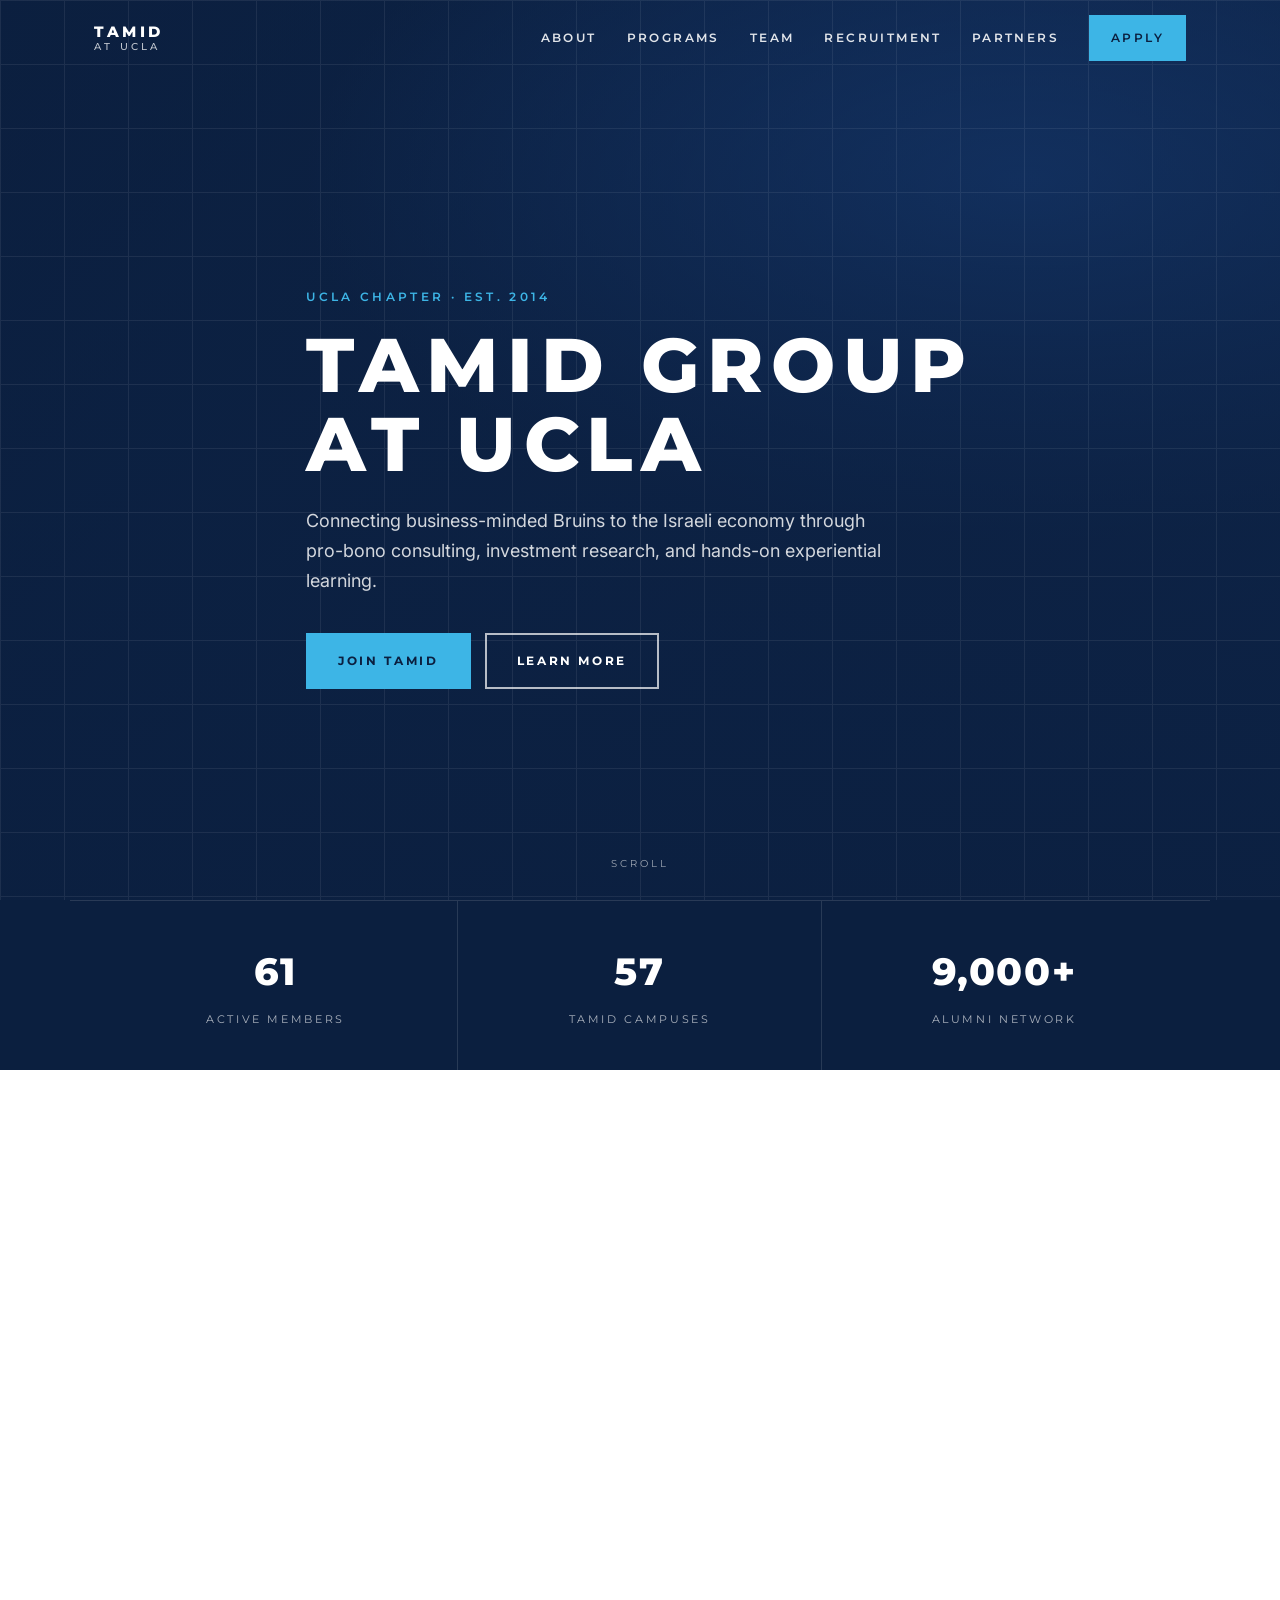
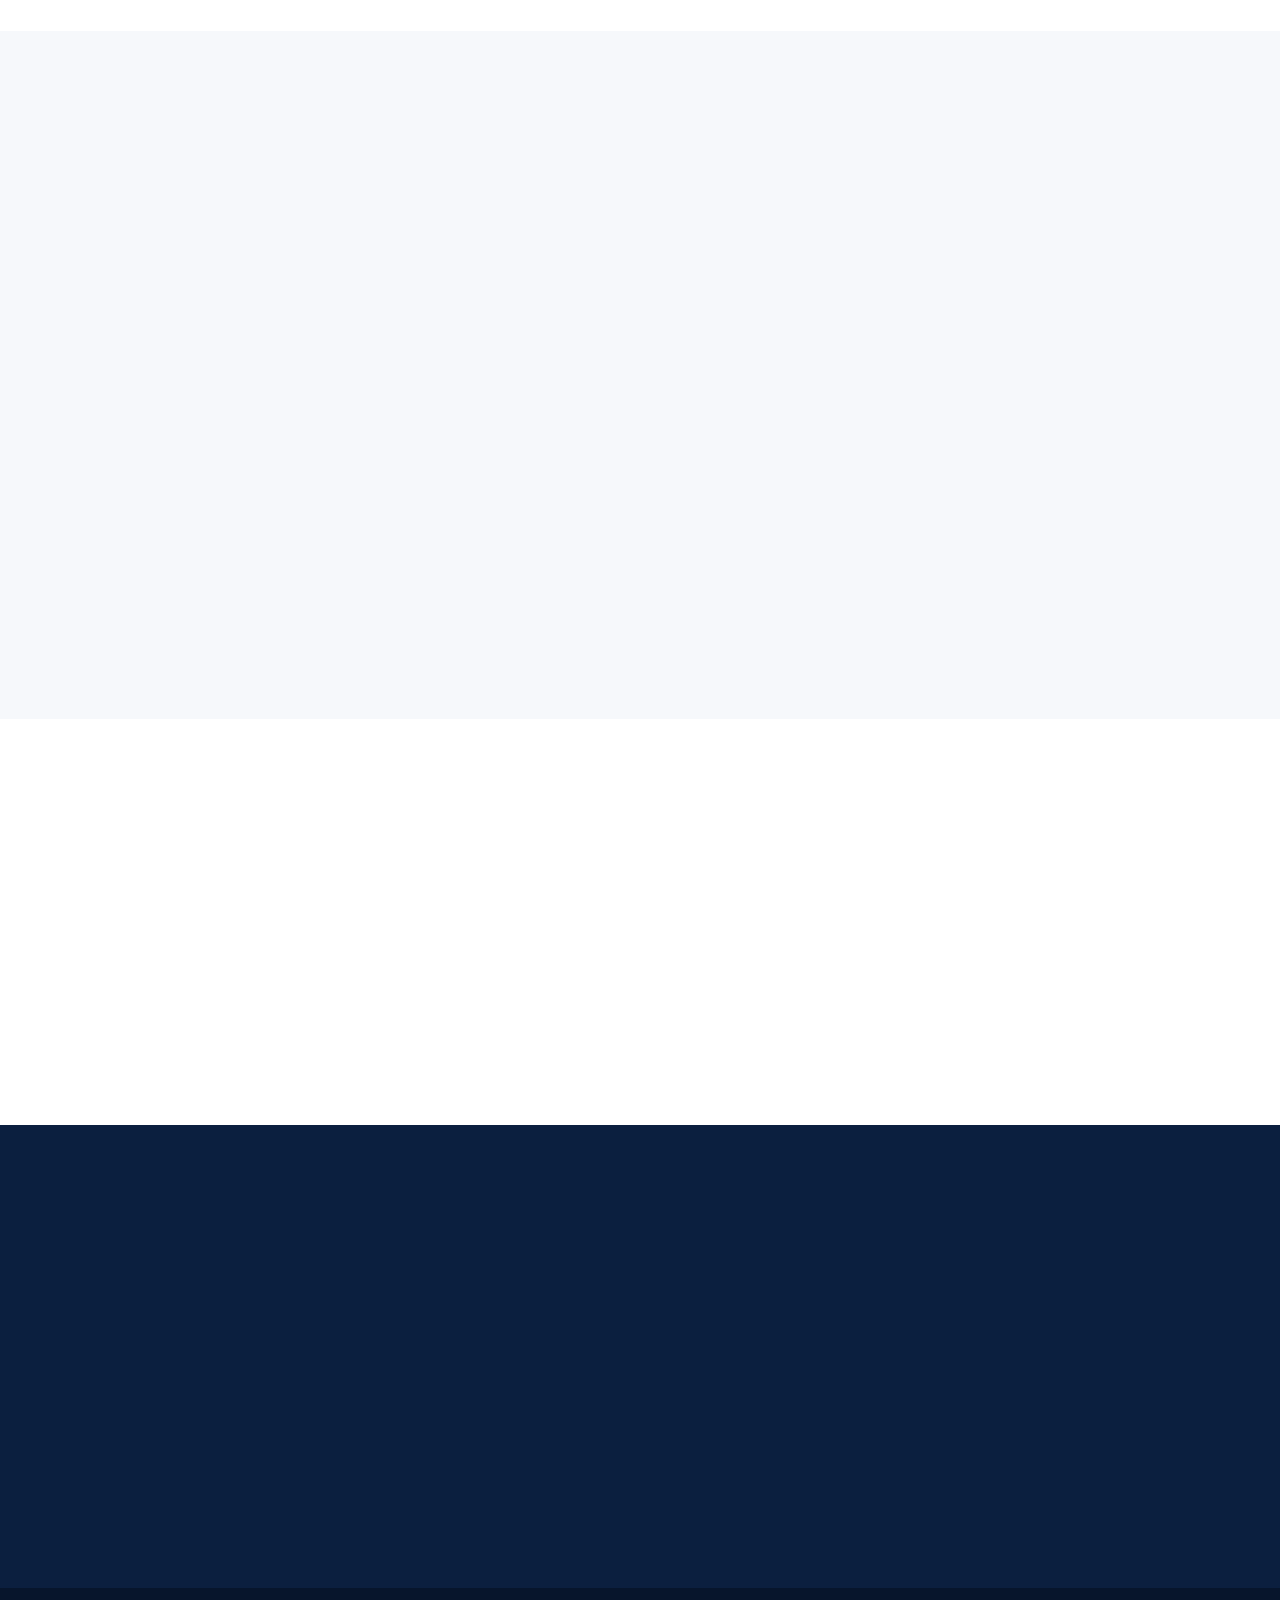
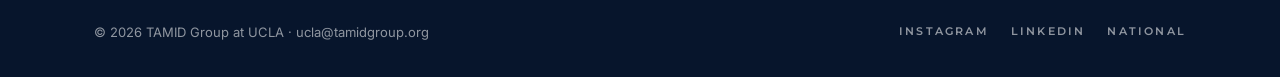
<file: index.html>
<!doctype html>
<html lang="en">
<head>
<meta charset="utf-8">
<meta name="viewport" content="width=device-width, initial-scale=1">
<title>TAMID Group at UCLA</title>
<meta name="description" content="TAMID Group at UCLA connects business-minded students to the Israeli economy through pro-bono consulting, investment research, and experiential learning.">
<!-- PRE-LAUNCH: keeps Google from listing the site. DELETE this line (on every page) when the board approves launch. -->
<meta name="robots" content="noindex, nofollow">
<link rel="preconnect" href="https://fonts.googleapis.com">
<link rel="preconnect" href="https://fonts.gstatic.com" crossorigin>
<link href="https://fonts.googleapis.com/css2?family=Montserrat:wght@400;500;600;700;800&family=Inter:wght@400;500&display=swap" rel="stylesheet">
<link rel="stylesheet" href="style.css">
</head>
<body>

<!--
  HOME PAGE (index.html)
  - Colors, fonts and layout: style.css
  - Menu, animations, smooth scrolling: site.js
  - Team page builds itself from the Google Sheet (see team.js)
  Anything in [BRACKETS] is placeholder text to replace.
-->

<!-- ================= NAV (same on every page) ================= -->
<header class="nav" id="nav">
  <div class="wrap">
    <a href="#top" class="logo">TAMID<small>at UCLA</small></a>
    <nav class="links" id="links">
      <a href="#about">About</a>
      <a href="#programs">Programs</a>
      <a href="team.html">Team</a>
      <a href="recruitment.html">Recruitment</a>
      <a href="#partners">Partners</a>
      <!-- APPLICATION LINK: swap this URL each recruitment cycle (also on recruitment.html) -->
      <a href="https://forms.gle/ZH86ZHAYyM9R7x4t8" target="_blank" rel="noopener" class="btn">Apply</a>
    </nav>
    <button class="burger" id="burger" aria-label="Open menu"><span></span><span></span><span></span></button>
  </div>
</header>

<!-- ================= HERO ================= -->
<section class="hero" id="top">
  <div class="wrap">
    <div class="eyebrow">UCLA Chapter &middot; Est. 2014</div>
    <h1>TAMID Group<br>at UCLA</h1>
    <p>Connecting business-minded Bruins to the Israeli economy through pro-bono consulting, investment research, and hands-on experiential learning.</p>
    <div class="ctas">
      <a href="recruitment.html" class="btn">Join TAMID</a>
      <a href="#about" class="btn ghost">Learn More</a>
    </div>
  </div>
  <div class="scroll-hint">Scroll</div>
</section>

<!-- ================= STATS ================= -->
<section class="stats">
  <div class="wrap grid">
    <div class="stat"><b>61</b><span>Active Members</span></div>
    <div class="stat"><b>57</b><span>TAMID Campuses</span></div>
    <div class="stat"><b>9,000+</b><span>Alumni Network</span></div>
  </div>
</section>

<!-- ================= ABOUT ================= -->
<section class="about" id="about">
  <div class="wrap grid">
    <div class="reveal">
      <div class="eyebrow">Who We Are</div>
      <h2 class="h-sec">Our Mission</h2>
      <div class="rule"></div>
      <p>TAMID Group is a nonprofit organization that develops the professional skills of undergraduate students through hands-on work with Israeli startups and companies.</p>
      <p>At UCLA, members train in consulting and investing, work directly with real Israeli companies, and join a national network of students and alumni across dozens of universities.</p>
      <div class="pillars">
        <span class="pill">Nonprofit</span><span class="pill">Apolitical</span><span class="pill">Areligious</span>
      </div>
    </div>
    <div class="photo reveal">[ Chapter photo ]</div>
  </div>
</section>

<!-- ================= PROGRAMS ================= -->
<section class="programs" id="programs">
  <div class="wrap">
    <div class="center reveal">
      <div class="eyebrow">What We Do</div>
      <h2 class="h-sec">Our Programs</h2>
      <div class="rule"></div>
    </div>
    <div class="cards">
      <div class="card reveal"><div class="num">01</div><h3>Education</h3><p>A new-member curriculum covering consulting frameworks, financial modeling, and the Israeli tech ecosystem.</p></div>
      <div class="card reveal"><div class="num">02</div><h3>Consulting</h3><p>Pro-bono projects for Israeli startups, from market sizing to go-to-market strategy, presented to founders.</p></div>
      <div class="card reveal"><div class="num">03</div><h3>Investment Fund</h3><p>Hands-on investing in the Israeli stock market with real dollars, backed by equity research and stock pitches.</p></div>
      <div class="card reveal"><div class="num">04</div><h3>Summer Fellowship</h3><p>An eight-week internship in Israel with a startup or established company, plus a cohort of TAMID peers.</p></div>
    </div>
    <div class="center reveal" style="margin-top:48px">
      <a href="team.html" class="btn dark">Meet the Team</a>
    </div>
  </div>
</section>

<!-- ================= PARTNERS ================= -->
<section class="partners" id="partners">
  <div class="wrap">
    <div class="center reveal">
      <div class="eyebrow">Where Our Members Go</div>
      <h2 class="h-sec">Partners &amp; Placements</h2>
      <div class="rule"></div>
    </div>
    <div class="logos reveal">
      <div class="logo-box">[Logo]</div><div class="logo-box">[Logo]</div><div class="logo-box">[Logo]</div><div class="logo-box">[Logo]</div><div class="logo-box">[Logo]</div>
    </div>
  </div>
</section>

<!-- ================= CONTACT ================= -->
<section class="contact" id="contact">
  <div class="wrap reveal">
    <div class="eyebrow">Get In Touch</div>
    <h2 class="h-sec">Questions? Let's Connect.</h2>
    <div class="rule" style="margin:0 auto 28px"></div>
    <p>Whether you're a student interested in joining or a company looking to partner with us, we'd love to hear from you.</p>
    <div class="ctas">
      <a href="mailto:ucla@tamidgroup.org" class="btn">Email Us</a>
      <a href="https://www.instagram.com/uclatamid/" target="_blank" rel="noopener" class="btn ghost">Follow on Instagram</a>
    </div>
  </div>
</section>

<!-- ================= FOOTER ================= -->
<footer>
  <div class="wrap">
    <div>&copy; <span id="yr"></span> TAMID Group at UCLA &middot; ucla@tamidgroup.org</div>
    <div class="socials">
      <a href="https://www.instagram.com/uclatamid/" target="_blank" rel="noopener">Instagram</a><a href="https://www.linkedin.com/company/tamid-at-ucla" target="_blank" rel="noopener">LinkedIn</a><a href="https://tamidgroup.org">National</a>
    </div>
  </div>
</footer>

<script src="site.js"></script>
</body>
</html>
</file>
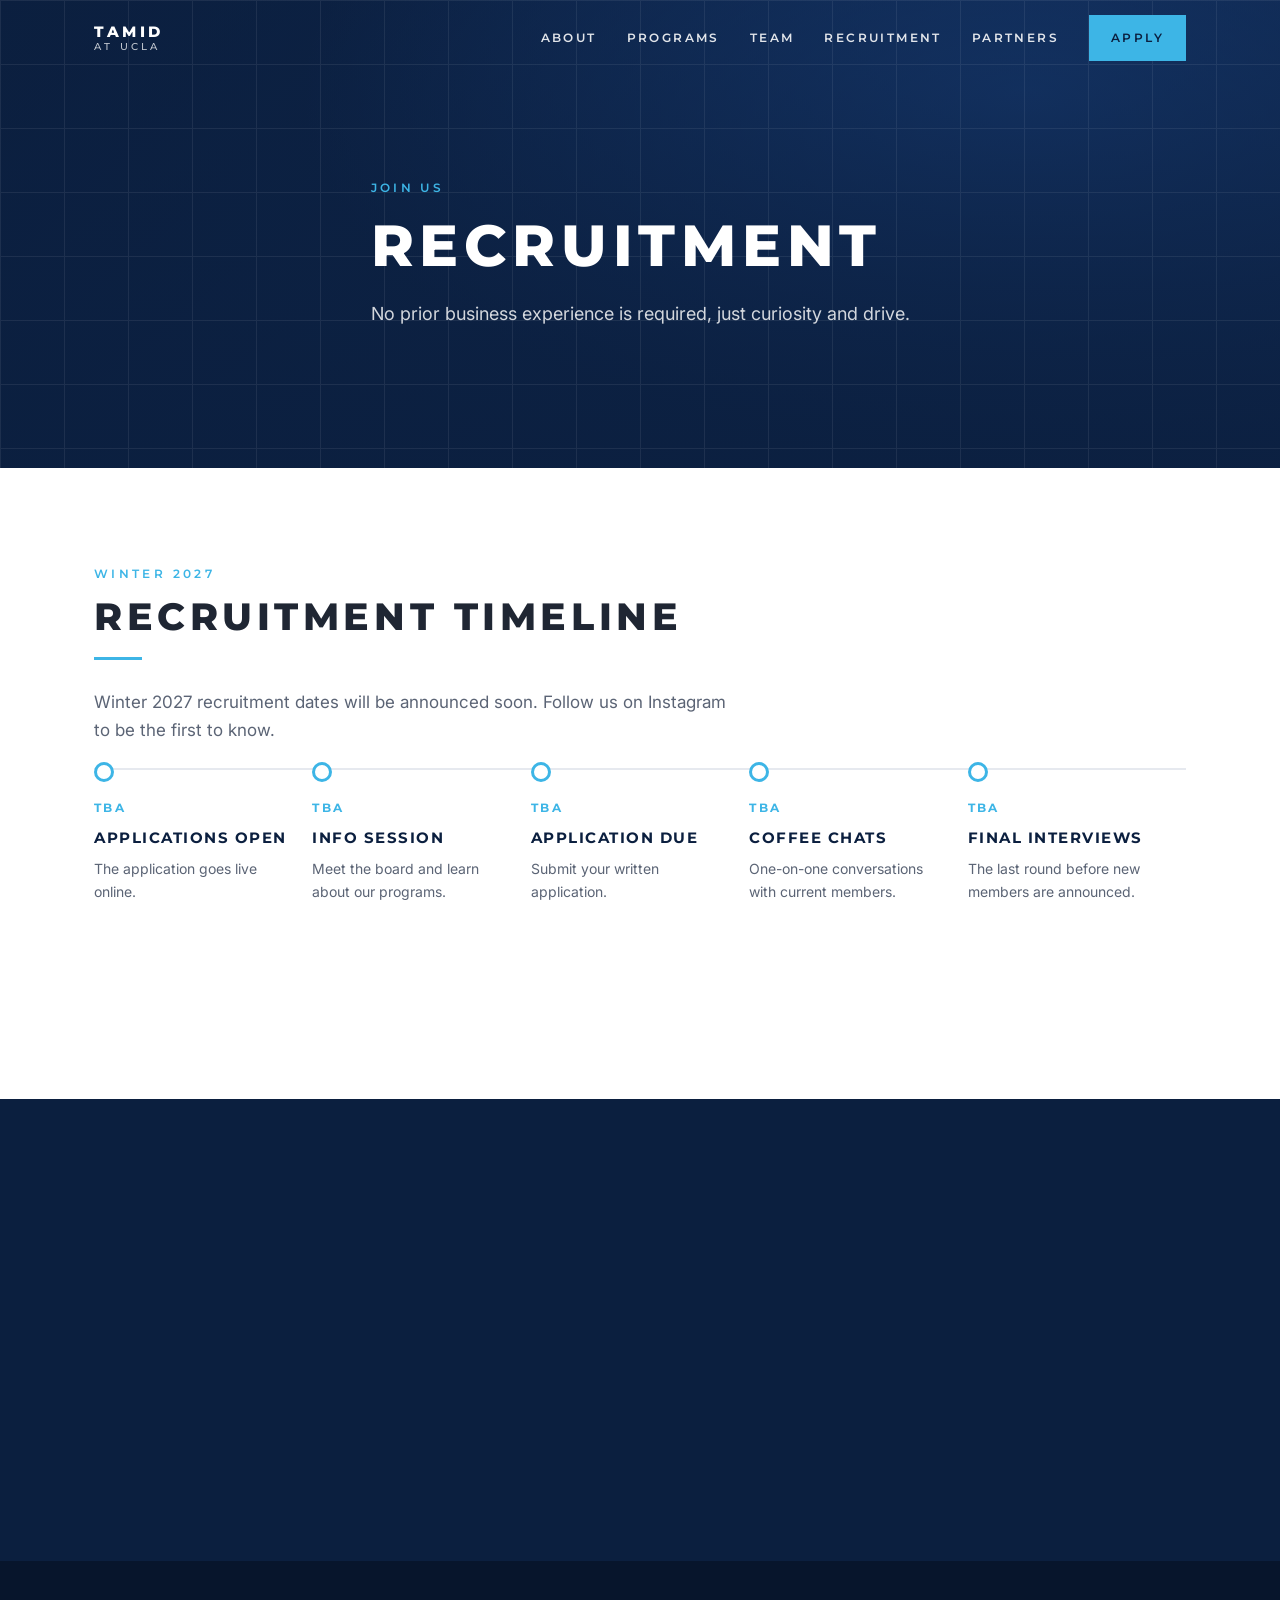
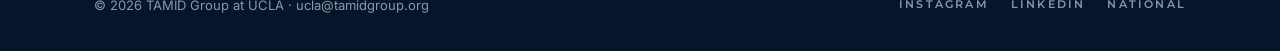
<file: recruitment.html>
<!doctype html>
<html lang="en">
<head>
<meta charset="utf-8">
<meta name="viewport" content="width=device-width, initial-scale=1">
<title>Recruitment | TAMID Group at UCLA</title>
<meta name="description" content="How to join TAMID Group at UCLA: recruitment timeline and application.">
<!-- PRE-LAUNCH: keeps Google from listing the site. DELETE this line (on every page) when the board approves launch. -->
<meta name="robots" content="noindex, nofollow">
<link rel="preconnect" href="https://fonts.googleapis.com">
<link rel="preconnect" href="https://fonts.gstatic.com" crossorigin>
<link href="https://fonts.googleapis.com/css2?family=Montserrat:wght@400;500;600;700;800&family=Inter:wght@400;500&display=swap" rel="stylesheet">
<link rel="stylesheet" href="style.css">
</head>
<body>

<!--
  RECRUITMENT PAGE (recruitment.html)
  Each cycle: update the dates below and the application link.
-->

<!-- ================= NAV (same on every page) ================= -->
<header class="nav" id="nav">
  <div class="wrap">
    <a href="index.html" class="logo">TAMID<small>at UCLA</small></a>
    <nav class="links" id="links">
      <a href="index.html#about">About</a>
      <a href="index.html#programs">Programs</a>
      <a href="team.html">Team</a>
      <a href="recruitment.html">Recruitment</a>
      <a href="index.html#partners">Partners</a>
      <!-- APPLICATION LINK: swap this URL each recruitment cycle (also on recruitment.html) -->
      <a href="https://forms.gle/ZH86ZHAYyM9R7x4t8" target="_blank" rel="noopener" class="btn">Apply</a>
    </nav>
    <button class="burger" id="burger" aria-label="Open menu"><span></span><span></span><span></span></button>
  </div>
</header>

<!-- ================= PAGE HEADER ================= -->
<section class="hero page-hero" id="top">
  <div class="wrap">
    <div class="eyebrow">Join Us</div>
    <h1>Recruitment</h1>
    <p>No prior business experience is required, just curiosity and drive.</p>
  </div>
</section>

<!-- ================= TIMELINE ================= -->
<section class="recruitment" id="recruitment">
  <div class="wrap">
    <div class="reveal">
      <div class="eyebrow">Winter 2027</div>
      <h2 class="h-sec">Recruitment Timeline</h2>
      <div class="rule"></div>
      <p style="color:var(--muted);max-width:640px;font-size:17px">Winter 2027 recruitment dates will be announced soon. Follow us on Instagram to be the first to know.</p>
    </div>
    <!-- Update these dates each recruitment cycle (replace "TBA" with the date) -->
    <div class="timeline reveal">
      <div class="step"><div class="date">TBA</div><h4>Applications Open</h4><p>The application goes live online.</p></div>
      <div class="step"><div class="date">TBA</div><h4>Info Session</h4><p>Meet the board and learn about our programs.</p></div>
      <div class="step"><div class="date">TBA</div><h4>Application Due</h4><p>Submit your written application.</p></div>
      <div class="step"><div class="date">TBA</div><h4>Coffee Chats</h4><p>One-on-one conversations with current members.</p></div>
      <div class="step"><div class="date">TBA</div><h4>Final Interviews</h4><p>The last round before new members are announced.</p></div>
    </div>
    <!-- APPLICATION LINK: swap this URL each recruitment cycle (also in the menu "Apply" button on every page) -->
    <a href="https://forms.gle/ZH86ZHAYyM9R7x4t8" target="_blank" rel="noopener" class="btn dark reveal">Apply Now</a>
  </div>
</section>

<!-- ================= CONTACT ================= -->
<section class="contact" id="contact">
  <div class="wrap reveal">
    <div class="eyebrow">Get In Touch</div>
    <h2 class="h-sec">Questions? Let's Connect.</h2>
    <div class="rule" style="margin:0 auto 28px"></div>
    <p>Whether you're a student interested in joining or a company looking to partner with us, we'd love to hear from you.</p>
    <div class="ctas">
      <a href="mailto:ucla@tamidgroup.org" class="btn">Email Us</a>
      <a href="https://www.instagram.com/uclatamid/" target="_blank" rel="noopener" class="btn ghost">Follow on Instagram</a>
    </div>
  </div>
</section>

<!-- ================= FOOTER ================= -->
<footer>
  <div class="wrap">
    <div>&copy; <span id="yr"></span> TAMID Group at UCLA &middot; ucla@tamidgroup.org</div>
    <div class="socials">
      <a href="https://www.instagram.com/uclatamid/" target="_blank" rel="noopener">Instagram</a><a href="https://www.linkedin.com/company/tamid-at-ucla" target="_blank" rel="noopener">LinkedIn</a><a href="https://tamidgroup.org">National</a>
    </div>
  </div>
</footer>

<script src="site.js"></script>
</body>
</html>
</file>
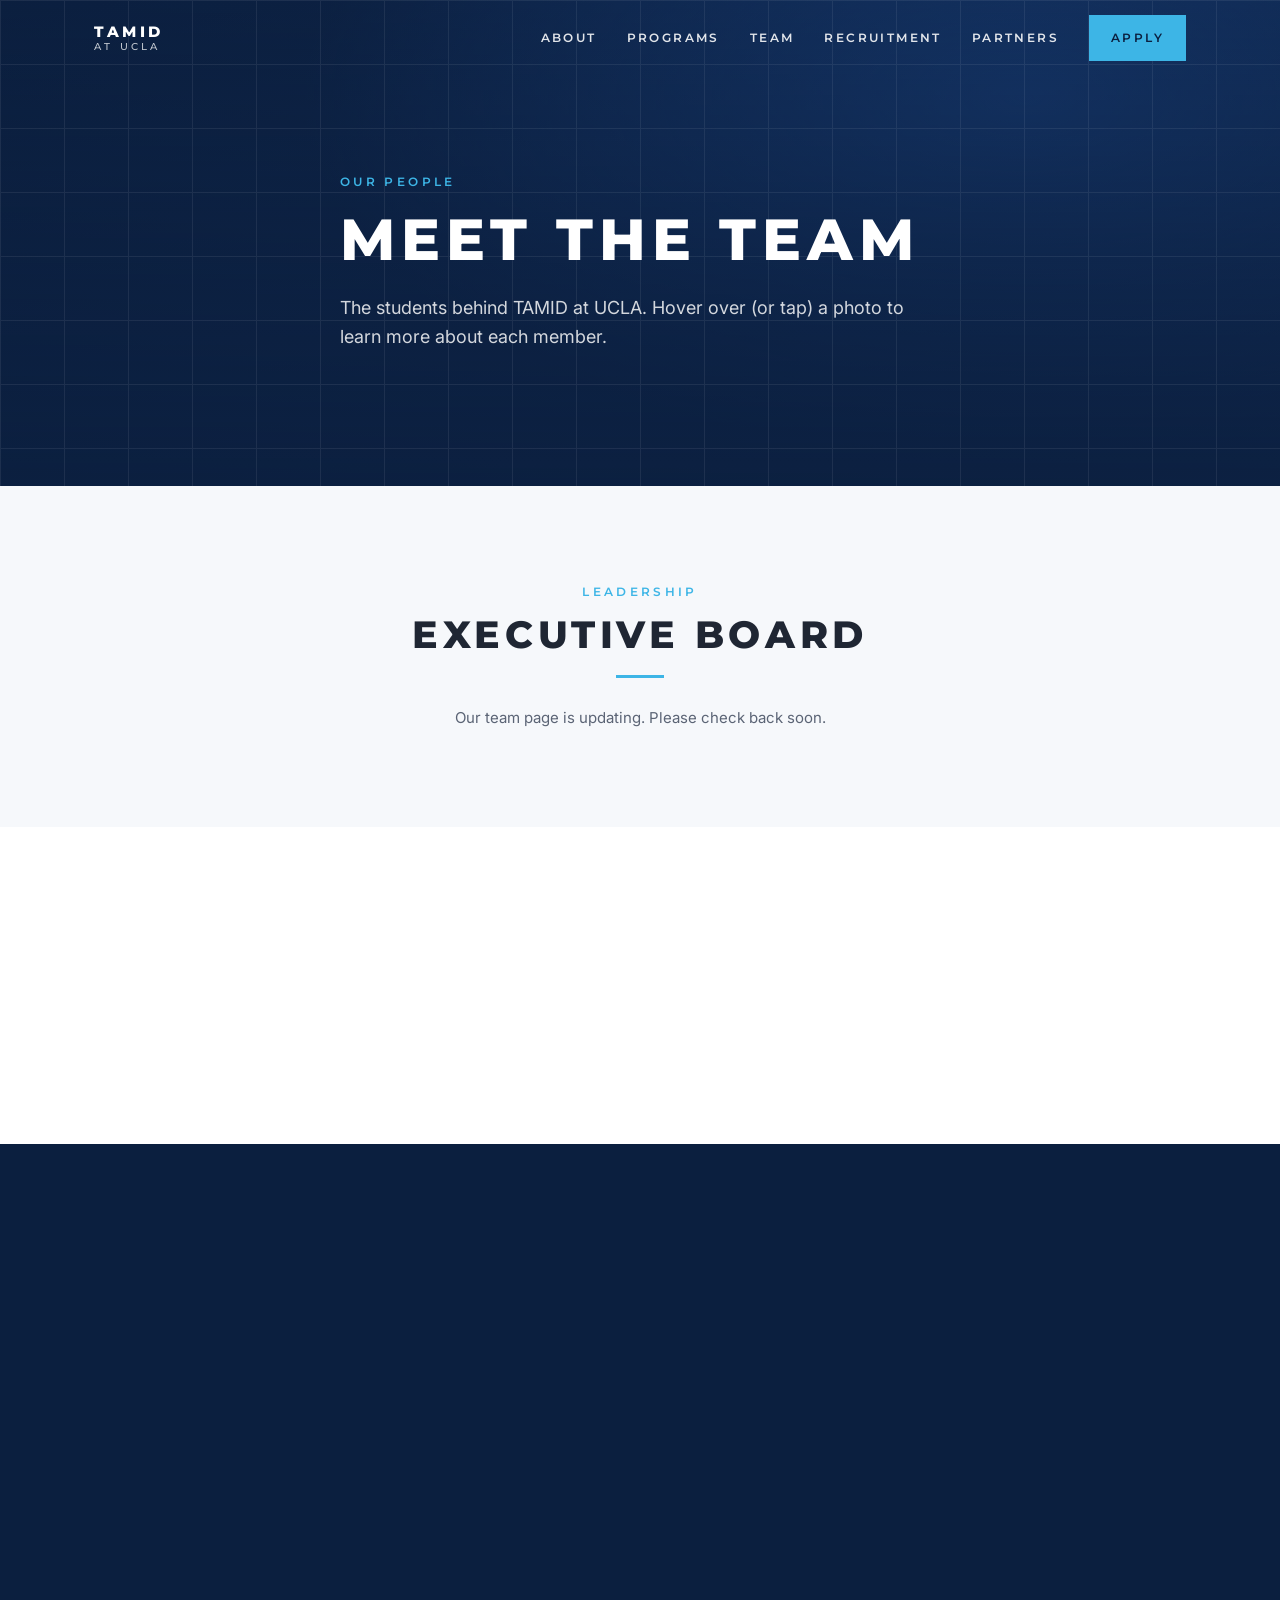
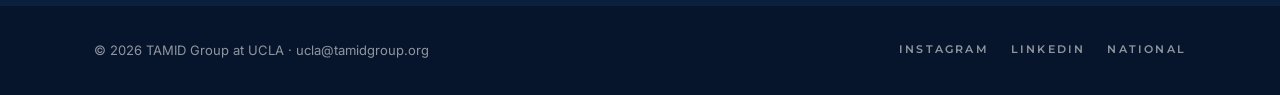
<file: team.html>
<!doctype html>
<html lang="en">
<head>
<meta charset="utf-8">
<meta name="viewport" content="width=device-width, initial-scale=1">
<title>Team | TAMID Group at UCLA</title>
<meta name="description" content="Meet the executive board and members of TAMID Group at UCLA.">
<!-- PRE-LAUNCH: keeps Google from listing the site. DELETE this line (on every page) when the board approves launch. -->
<meta name="robots" content="noindex, nofollow">
<link rel="preconnect" href="https://fonts.googleapis.com">
<link rel="preconnect" href="https://fonts.gstatic.com" crossorigin>
<link href="https://fonts.googleapis.com/css2?family=Montserrat:wght@400;500;600;700;800&family=Inter:wght@400;500&display=swap" rel="stylesheet">
<link rel="stylesheet" href="style.css">
</head>
<body>

<!--
  TEAM PAGE (team.html)
  Do NOT type names here. This page fills itself in from the Google Sheet
  (form responses + the "Board Settings" tab). See team.js for details.
-->

<!-- ================= NAV (same on every page) ================= -->
<header class="nav" id="nav">
  <div class="wrap">
    <a href="index.html" class="logo">TAMID<small>at UCLA</small></a>
    <nav class="links" id="links">
      <a href="index.html#about">About</a>
      <a href="index.html#programs">Programs</a>
      <a href="team.html">Team</a>
      <a href="recruitment.html">Recruitment</a>
      <a href="index.html#partners">Partners</a>
      <!-- APPLICATION LINK: swap this URL each recruitment cycle (also on recruitment.html) -->
      <a href="https://forms.gle/ZH86ZHAYyM9R7x4t8" target="_blank" rel="noopener" class="btn">Apply</a>
    </nav>
    <button class="burger" id="burger" aria-label="Open menu"><span></span><span></span><span></span></button>
  </div>
</header>

<!-- ================= PAGE HEADER ================= -->
<section class="hero page-hero" id="top">
  <div class="wrap">
    <div class="eyebrow">Our People</div>
    <h1>Meet the Team</h1>
    <p>The students behind TAMID at UCLA. Hover over (or tap) a photo to learn more about each member.</p>
  </div>
</section>

<!-- ================= EXECUTIVE BOARD ================= -->
<section class="team" id="board-section">
  <div class="wrap">
    <div class="center reveal">
      <div class="eyebrow">Leadership</div>
      <h2 class="h-sec">Executive Board</h2>
      <div class="rule"></div>
    </div>
    <div id="board"><p class="team-note">Loading the team&hellip;</p></div>
  </div>
</section>

<!-- ================= MEMBERS ================= -->
<section class="members" id="members">
  <div class="wrap">
    <div class="center reveal">
      <div class="eyebrow">Our Chapter</div>
      <h2 class="h-sec">Members</h2>
      <div class="rule"></div>
    </div>
    <div id="members-list"></div>
  </div>
</section>

<!-- ================= CONTACT ================= -->
<section class="contact" id="contact">
  <div class="wrap reveal">
    <div class="eyebrow">Get In Touch</div>
    <h2 class="h-sec">Questions? Let's Connect.</h2>
    <div class="rule" style="margin:0 auto 28px"></div>
    <p>Whether you're a student interested in joining or a company looking to partner with us, we'd love to hear from you.</p>
    <div class="ctas">
      <a href="mailto:ucla@tamidgroup.org" class="btn">Email Us</a>
      <a href="https://www.instagram.com/uclatamid/" target="_blank" rel="noopener" class="btn ghost">Follow on Instagram</a>
    </div>
  </div>
</section>

<!-- ================= FOOTER ================= -->
<footer>
  <div class="wrap">
    <div>&copy; <span id="yr"></span> TAMID Group at UCLA &middot; ucla@tamidgroup.org</div>
    <div class="socials">
      <a href="https://www.instagram.com/uclatamid/" target="_blank" rel="noopener">Instagram</a><a href="https://www.linkedin.com/company/tamid-at-ucla" target="_blank" rel="noopener">LinkedIn</a><a href="https://tamidgroup.org">National</a>
    </div>
  </div>
</footer>

<script src="site.js"></script>
<script src="team.js"></script>
</body>
</html>
</file>
<file: style.css>
/* =========================================================
   TAMID at UCLA: shared styles for every page
   Brand colors live in ":root" right below.
   ========================================================= */
  :root{
  --navy:#0b1f3f;        /* main dark color (hero, footer) */
  --navy-2:#14305e;      /* slightly lighter navy */
  --accent:#3db5e6;      /* TAMID brand blue (eyebrow text, buttons) */
  --ink:#1f2633;         /* body text */
  --muted:#5b6475;       /* secondary text */
  --line:#e6e9ef;        /* thin borders */
  --soft:#f6f8fb;        /* light gray section background */
  --white:#ffffff;
  --head:'Montserrat',system-ui,sans-serif;
  --body:'Inter',system-ui,sans-serif;
}
*{box-sizing:border-box;margin:0;padding:0}
html{scroll-behavior:auto}
section[id]{scroll-margin-top:76px}
body{font-family:var(--body);color:var(--ink);background:var(--white);line-height:1.65;font-size:16px;-webkit-font-smoothing:antialiased}
img{max-width:100%;display:block}
a{color:inherit;text-decoration:none}
.wrap{max-width:1140px;margin:0 auto;padding:0 24px}

/* ---------- shared heading style (the "UBS look") ---------- */
.eyebrow{font-family:var(--head);font-weight:600;font-size:12px;letter-spacing:.28em;text-transform:uppercase;color:var(--accent)}
.h-sec{font-family:var(--head);font-weight:800;font-size:clamp(26px,3.4vw,38px);letter-spacing:.12em;text-transform:uppercase;line-height:1.2;margin:10px 0 18px}
.rule{width:48px;height:3px;background:var(--accent);margin:0 0 28px}
.center{text-align:center}.center .rule{margin-left:auto;margin-right:auto}
section{padding:96px 0}

/* ---------- buttons ---------- */
.btn{display:inline-block;font-family:var(--head);font-weight:700;font-size:12px;letter-spacing:.22em;text-transform:uppercase;padding:16px 30px;border:2px solid var(--accent);background:var(--accent);color:var(--navy);transition:.2s}
.btn:hover{background:transparent;color:var(--accent)}
.btn.ghost{background:transparent;color:var(--white);border-color:rgba(255,255,255,.7)}
.btn.ghost:hover{background:var(--white);color:var(--navy);border-color:var(--white)}
.btn.dark{background:var(--navy);border-color:var(--navy);color:var(--white)}
.btn.dark:hover{background:transparent;color:var(--navy)}

/* ---------- NAV ---------- */
.nav{position:fixed;inset:0 0 auto 0;z-index:50;transition:.25s;background:transparent}
.nav.scrolled{background:rgba(255,255,255,.97);box-shadow:0 1px 0 var(--line)}
.nav .wrap{display:flex;align-items:center;justify-content:space-between;height:76px}
.logo{font-family:var(--head);font-weight:800;letter-spacing:.24em;font-size:15px;color:var(--white);text-transform:uppercase;line-height:1.1}
.logo small{display:block;font-weight:500;font-size:10px;letter-spacing:.32em;opacity:.75}
.nav.scrolled .logo{color:var(--navy)}
.links{display:flex;gap:30px;align-items:center}
.links a{font-family:var(--head);font-weight:600;font-size:12px;letter-spacing:.2em;text-transform:uppercase;color:rgba(255,255,255,.88)}
.links a:hover{color:var(--accent)}
.nav.scrolled .links a{color:var(--ink)}
.nav.scrolled .links a:hover{color:var(--accent)}
.links .btn{padding:11px 20px;color:var(--navy)!important}
.burger{display:none;background:none;border:0;width:40px;height:40px;cursor:pointer}
.burger span{display:block;height:2px;width:24px;margin:5px auto;background:var(--white);transition:.2s}
.nav.scrolled .burger span{background:var(--navy)}

/* ---------- HERO ---------- */
.hero{min-height:100vh;display:flex;align-items:center;position:relative;overflow:hidden;color:var(--white);
      background:
        linear-gradient(180deg,rgba(11,31,63,.55),rgba(11,31,63,.92)),
        /* Swap this gradient for a real chapter photo later:
           url('images/hero.jpg') center/cover */
        radial-gradient(1200px 600px at 80% 20%,#1d4a8f 0%,transparent 60%),
        linear-gradient(135deg,#0b1f3f,#14305e);}
.hero::after{content:"";position:absolute;inset:0;opacity:.07;pointer-events:none;
      background-image:linear-gradient(var(--white) 1px,transparent 1px),linear-gradient(90deg,var(--white) 1px,transparent 1px);
      background-size:64px 64px}
.hero .wrap{position:relative;z-index:1;padding-top:76px}
.hero h1{font-family:var(--head);font-weight:800;font-size:clamp(36px,6.4vw,76px);letter-spacing:.1em;text-transform:uppercase;line-height:1.05;margin:18px 0 22px}
.hero p{max-width:600px;font-size:18px;color:rgba(255,255,255,.82);margin-bottom:38px}
.hero .ctas{display:flex;gap:14px;flex-wrap:wrap}
.scroll-hint{position:absolute;bottom:28px;left:50%;transform:translateX(-50%);z-index:1;font-family:var(--head);font-size:10px;letter-spacing:.3em;color:rgba(255,255,255,.6);text-transform:uppercase}

/* ---------- STATS ---------- */
.stats{padding:0;background:var(--navy);color:var(--white)}
.stats .grid{display:grid;grid-template-columns:repeat(3,1fr);border-top:1px solid rgba(255,255,255,.12)}
.stat{padding:40px 20px;text-align:center;border-right:1px solid rgba(255,255,255,.12)}
.stat:last-child{border-right:0}
.stat b{display:block;font-family:var(--head);font-weight:800;font-size:38px;letter-spacing:.04em}
.stat span{font-family:var(--head);font-size:11px;letter-spacing:.24em;text-transform:uppercase;color:rgba(255,255,255,.65)}

/* ---------- ABOUT ---------- */
.about .grid{display:grid;grid-template-columns:1.1fr 1fr;gap:64px;align-items:center}
.about p{color:var(--muted);margin-bottom:16px;font-size:17px}
.photo{aspect-ratio:4/3;background:linear-gradient(135deg,var(--soft),#e3e9f3);border:1px solid var(--line);display:flex;align-items:center;justify-content:center;color:var(--muted);font-family:var(--head);font-size:11px;letter-spacing:.24em;text-transform:uppercase}
.pillars{display:flex;gap:10px;flex-wrap:wrap;margin-top:24px}
.pill{font-family:var(--head);font-weight:600;font-size:11px;letter-spacing:.2em;text-transform:uppercase;padding:8px 14px;border:1px solid var(--line);color:var(--navy)}

/* ---------- PROGRAMS ---------- */
.programs{background:var(--soft)}
.cards{display:grid;grid-template-columns:repeat(4,1fr);gap:22px;margin-top:20px}
.card{background:var(--white);border:1px solid var(--line);padding:34px 28px;transition:.25s;border-top:3px solid transparent}
.card:hover{transform:translateY(-4px);border-top-color:var(--accent);box-shadow:0 18px 40px rgba(11,31,63,.08)}
.card .num{font-family:var(--head);font-weight:800;font-size:13px;letter-spacing:.2em;color:var(--accent)}
.card h3{font-family:var(--head);font-weight:700;font-size:15px;letter-spacing:.16em;text-transform:uppercase;margin:14px 0 12px;color:var(--navy)}
.card p{font-size:15px;color:var(--muted)}

/* ---------- RECRUITMENT ---------- */
.timeline{display:grid;grid-template-columns:repeat(5,1fr);gap:0;row-gap:36px;margin:24px 0 44px}
.step{padding:28px 22px 0 0;position:relative;border-top:2px solid var(--line)}
.step::before{content:"";position:absolute;top:-8px;left:0;width:14px;height:14px;border-radius:50%;background:var(--white);border:3px solid var(--accent)}
.step .date{font-family:var(--head);font-weight:700;font-size:12px;letter-spacing:.2em;color:var(--accent);text-transform:uppercase}
.step h4{font-family:var(--head);font-weight:700;font-size:15px;letter-spacing:.1em;text-transform:uppercase;margin:8px 0 6px;color:var(--navy)}
.step p{font-size:14px;color:var(--muted)}

/* ---------- TEAM ---------- */
.team{background:var(--soft)}
.people{display:flex;flex-wrap:wrap;justify-content:center;gap:28px}
.person{text-align:center;width:calc(25% - 21px)}
.person .pic{position:relative;aspect-ratio:4/5;overflow:hidden;background:linear-gradient(135deg,#dfe6f1,#c9d4e6);margin-bottom:18px;display:flex;align-items:center;justify-content:center;font-family:var(--head);font-weight:800;font-size:34px;letter-spacing:.08em;color:var(--white);cursor:pointer}
.person .pic img{width:100%;height:100%;object-fit:cover}
.person .info{position:absolute;inset:auto 0 0 0;min-height:58%;max-height:100%;overflow:auto;background:rgba(11,31,63,.88);color:var(--white);text-align:left;padding:20px 18px;font-family:var(--body);font-weight:400;font-size:13px;letter-spacing:0;line-height:1.55;display:flex;flex-direction:column;justify-content:center;gap:4px;opacity:0;transform:translateY(12px);transition:.25s}
.person .info b{font-weight:600}
.person .info .ln{white-space:nowrap;overflow:hidden;text-overflow:ellipsis}   /* one line each */
.person .info .hob{white-space:normal}                                          /* hobbies may wrap */
.person .pic:hover .info,.person .pic.show .info{opacity:1;transform:none}
.person h4{font-family:var(--head);font-weight:700;font-size:14px;letter-spacing:.14em;text-transform:uppercase;color:var(--navy)}
.person .role{display:block;font-style:italic;font-size:14px;color:var(--muted);margin:4px 0 6px}
.person .li{font-family:var(--head);font-weight:600;font-size:12px;letter-spacing:.12em;text-transform:uppercase;color:var(--accent);border-bottom:1px solid currentColor}
.board-group{margin-top:56px}
.board-group:first-of-type{margin-top:20px}
.board-group h3{font-family:var(--head);font-weight:700;font-size:13px;letter-spacing:.26em;text-transform:uppercase;color:var(--accent);text-align:center;margin-bottom:24px}


/* ---------- SUB-PAGE HERO (Team / Recruitment pages) ---------- */
.page-hero{min-height:52vh}
.page-hero h1{font-size:clamp(32px,5vw,58px)}

/* ---------- TEAM: general members (smaller cards) ---------- */
.members{background:var(--white)}
.people.small{gap:22px}
.people.small .person{width:calc(20% - 18px)}
.people.small .person h4{font-size:12px;letter-spacing:.1em}
.people.small .person .role{font-size:13px}
.people.small .person .pic{font-size:26px;margin-bottom:12px}
.people.small .person .info{font-size:12px;padding:12px 10px}
.team-note{text-align:center;color:var(--muted);font-size:15px;margin-top:10px}

/* ---------- PARTNERS ---------- */
.logos{display:grid;grid-template-columns:repeat(5,1fr);gap:16px;margin-top:10px}
.logo-box{height:90px;border:1px solid var(--line);display:flex;align-items:center;justify-content:center;font-family:var(--head);font-size:11px;letter-spacing:.2em;color:#a3abba;text-transform:uppercase}

/* ---------- CONTACT ---------- */
.contact{background:var(--navy);color:var(--white);text-align:center}
.contact p{color:rgba(255,255,255,.75);max-width:560px;margin:0 auto 34px;font-size:17px}
.contact .ctas{display:flex;gap:14px;justify-content:center;flex-wrap:wrap}

/* ---------- FOOTER ---------- */
footer{background:#07152c;color:rgba(255,255,255,.55);padding:34px 0;font-size:13px}
footer .wrap{display:flex;justify-content:space-between;gap:20px;flex-wrap:wrap}
footer a:hover{color:var(--white)}
.socials{display:flex;gap:22px;font-family:var(--head);font-weight:600;font-size:11px;letter-spacing:.2em;text-transform:uppercase}

/* ---------- reveal-on-scroll animation ---------- */
.reveal{opacity:0;transform:translateY(24px);transition:opacity .7s ease,transform .7s ease}
.reveal.in{opacity:1;transform:none}

/* ---------- PHONE / TABLET LAYOUT ---------- */
@media (max-width:960px){
  .cards{grid-template-columns:repeat(2,1fr)}
  .person{width:calc(33.33% - 19px)}
  .people.small .person{width:calc(33.33% - 15px)}
  .logos{grid-template-columns:repeat(3,1fr)}
  .about .grid{grid-template-columns:1fr;gap:40px}
  .timeline{grid-template-columns:repeat(3,1fr)}
}
@media (max-width:760px){
  section{padding:72px 0}
  .wrap{padding:0 16px}
  .burger{display:block}
  .links{position:fixed;top:76px;left:0;right:0;flex-direction:column;gap:0;background:var(--white);box-shadow:0 12px 30px rgba(0,0,0,.08);max-height:0;overflow:hidden;transition:max-height .3s}
  .links.open{max-height:480px}
  .links a{color:var(--ink)!important;padding:18px;width:100%;text-align:center;border-bottom:1px solid var(--line)}
  .links .btn{margin:16px;width:calc(100% - 32px)}
  .nav.menu-open{background:var(--white)}
  .nav.menu-open .logo{color:var(--navy)}
  .nav.menu-open .burger span{background:var(--navy)}
  .stat{padding:28px 8px}
  .stat b{font-size:28px}
  .stat span{font-size:9px;letter-spacing:.16em}
  .cards{grid-template-columns:1fr}
  .people{gap:18px}
  .person{width:calc(50% - 9px)}
  .person .info{min-height:78%;font-size:12px;padding:12px 10px}
  .person .info .ln b{display:none}   /* phones: drop short labels so lines fit */
  .people.small .person{width:calc(50% - 11px)}
  .logos{grid-template-columns:1fr 1fr}
  .timeline{grid-template-columns:1fr}
}
/* very small phones: a little more room for each line */
@media (max-width:360px){
  .people{gap:12px}
  .person{width:calc(50% - 6px)}
  .people.small .person{width:calc(50% - 6px)}
  .person .info{padding:10px 7px}
}
</file>
